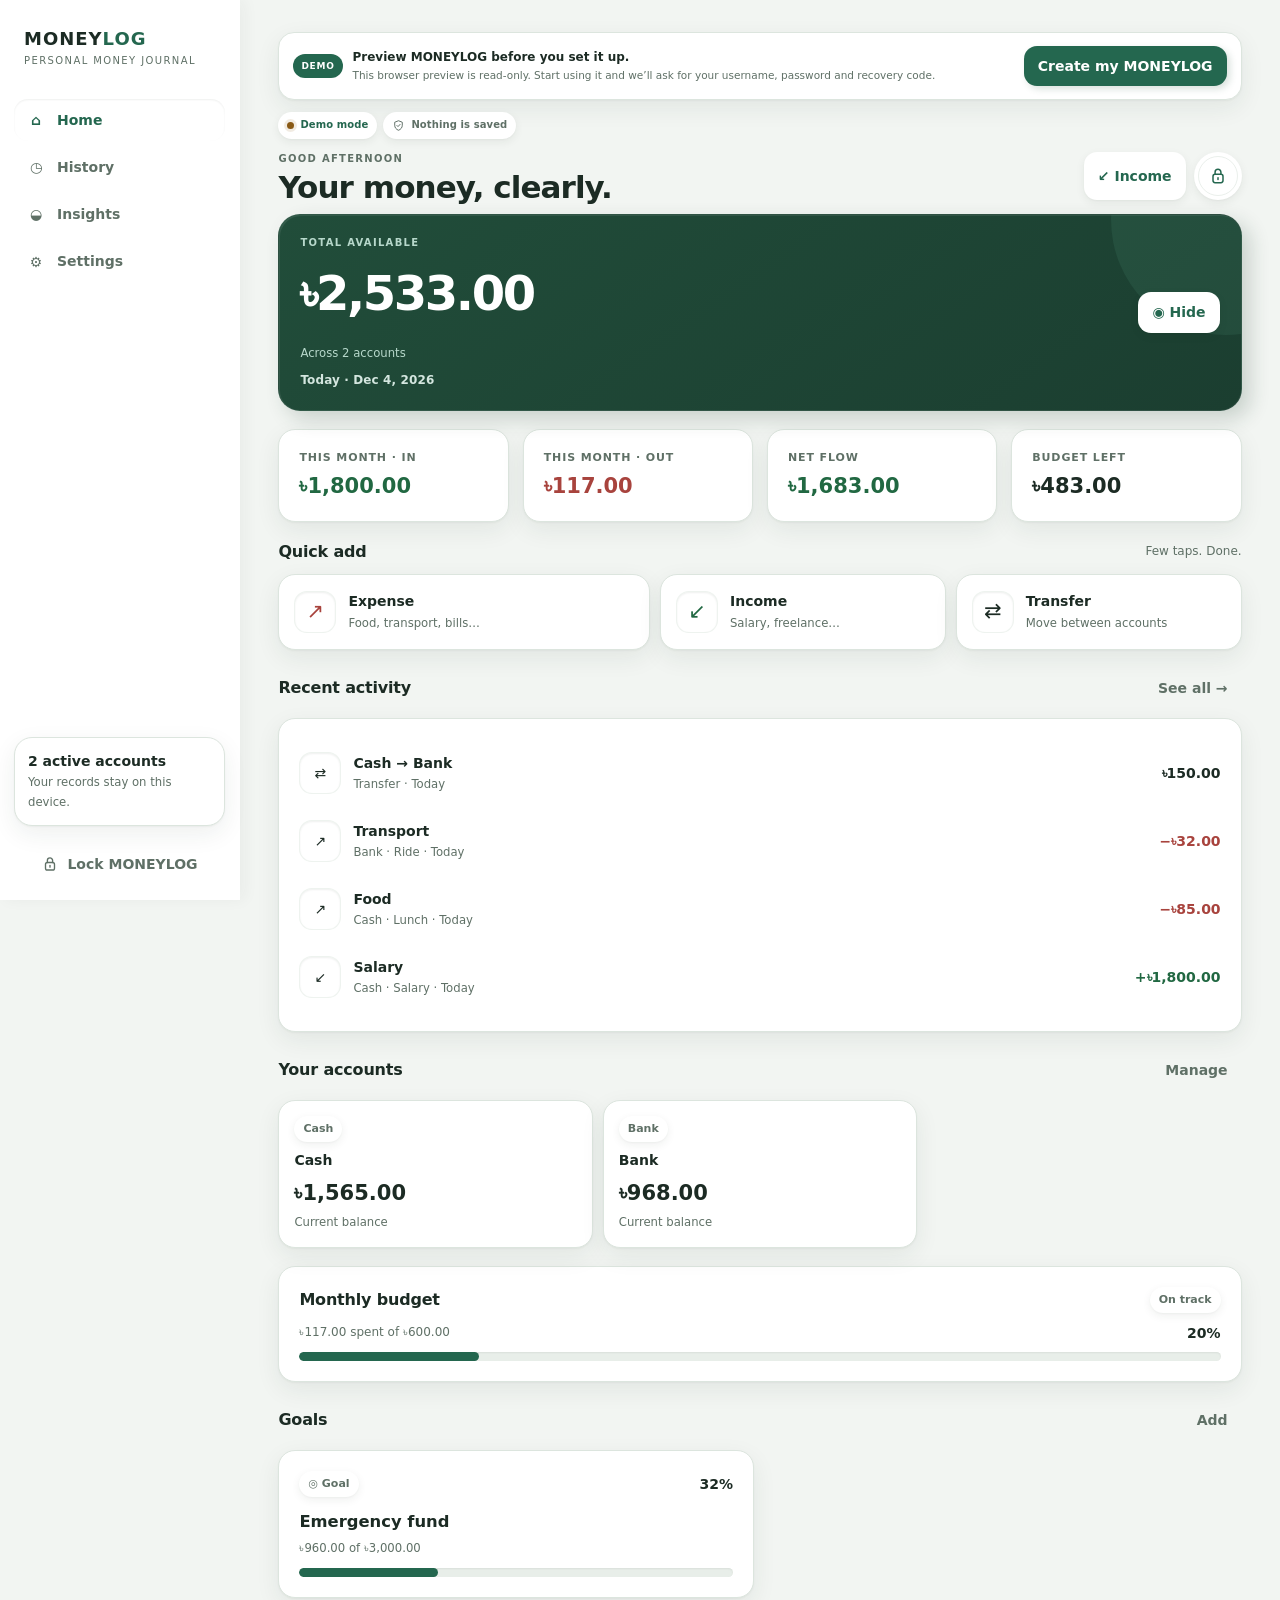
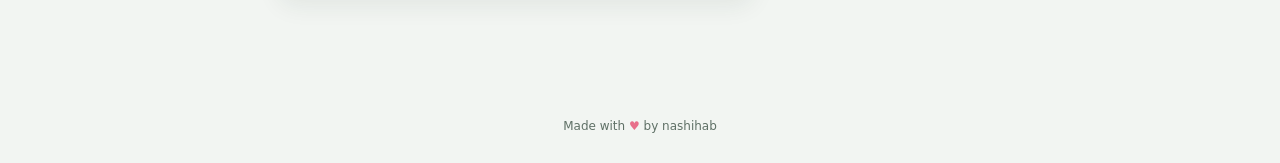
<file: index.html>
<!doctype html>
<html lang="en">
<head>
  <meta charset="utf-8">
  <meta name="viewport" content="width=device-width,initial-scale=1,viewport-fit=cover">
  <meta name="theme-color" content="#24674f">
  <meta name="color-scheme" content="light dark">
  <meta name="referrer" content="no-referrer">
  <meta http-equiv="Permissions-Policy" content="camera=(), microphone=(), geolocation=(), payment=(), usb=()">
  <meta http-equiv="Content-Security-Policy" content="default-src 'self'; script-src 'self'; style-src 'self' 'unsafe-inline'; img-src 'self' data: blob:; font-src 'self' data:; connect-src 'self'; manifest-src 'self'; worker-src 'self'; object-src 'none'; base-uri 'self'; form-action 'self'">
  <meta name="description" content="MONEYLOG - Your money. Your record. Your control.">
  <link rel="manifest" href="manifest.json">
  <link rel="icon" href="assets/icon.svg">
  <link rel="stylesheet" href="assets/styles.css">
  <title>MONEYLOG - Personal Money Journal</title>
</head>
<body class="moneylog-body">
  <div id="app"></div>
  <div id="toast" class="toast" aria-live="polite"></div>
  <div id="modal-root"></div>
  <script src="assets/app.js"></script>
</body>
</html>
</file>
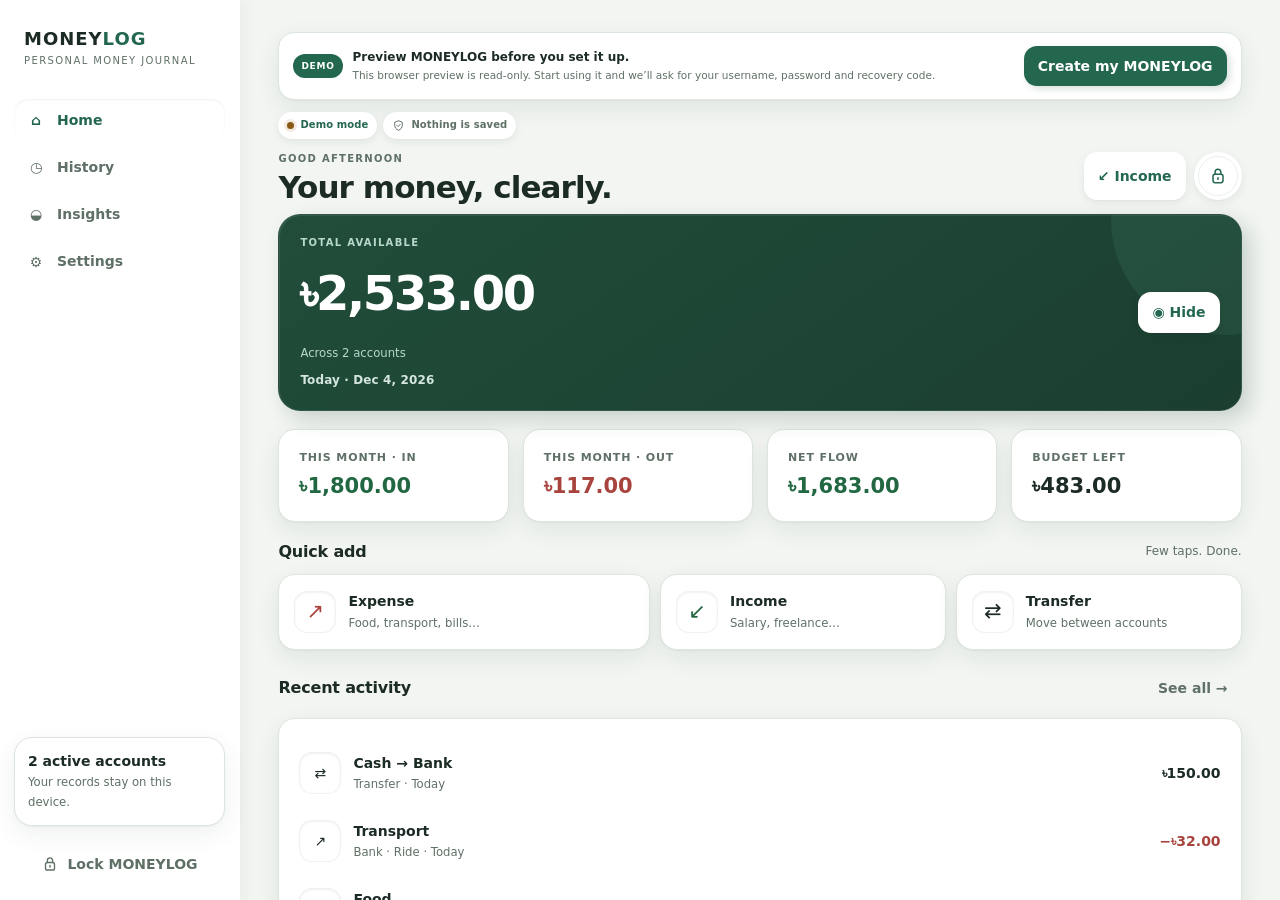
<file: demo.html>
<!doctype html>
<html lang="en">
<head>
  <meta charset="utf-8">
  <meta name="viewport" content="width=device-width,initial-scale=1,viewport-fit=cover">
  <meta http-equiv="refresh" content="0;url=./?demo=1">
  <meta name="referrer" content="no-referrer">
  <meta http-equiv="Permissions-Policy" content="camera=(), microphone=(), geolocation=(), payment=(), usb=()">
  <meta http-equiv="Content-Security-Policy" content="default-src 'self'; script-src 'self'; object-src 'none'; base-uri 'self'; form-action 'self'">
  <title>MONEYLOG Demo</title>
</head>
<body>Opening MONEYLOG demo…</body>
</html>
</file>
<file: assets/styles.css>
:root{
  --bg:#f4f6f2;--surface:#fff;--surface-2:#eef3ef;--surface-3:#e5ece7;
  --ink:#13201c;--muted:#6f7d76;--line:#dfe7e1;--brand:#155c47;--brand-2:#0d211b;
  --brand-soft:#dff0e8;--income:#16724e;--income-soft:#e0f3e9;--expense:#bf5d4f;--expense-soft:#fbe8e4;
  --warning:#aa6b18;--shadow:0 18px 50px rgba(13,33,27,.08);--radius:18px;--glass-bg:rgba(255,255,255,.68);--glass-border:rgba(255,255,255,.62);--focus:rgba(21,92,71,.16)
}
[data-theme="dark"]{
  --bg:#0d1411;--surface:#141d19;--surface-2:#1b2822;--surface-3:#24342c;
  --ink:#edf5f0;--muted:#9aa9a1;--line:#2b3a33;--brand:#53b18b;--brand-2:#09120f;
  --brand-soft:#1b3b2f;--income:#55c18f;--income-soft:#163b2b;--expense:#ef7e70;--expense-soft:#472522;
  --warning:#efb15d;--shadow:0 20px 55px rgba(0,0,0,.34);--glass-bg:rgba(22,31,27,.78);--glass-border:rgba(173,208,193,.13);--focus:rgba(83,177,139,.22)
}
*{box-sizing:border-box}
html{scroll-behavior:smooth} [data-theme="light"]{color-scheme:light} [data-theme="dark"]{color-scheme:dark}
body{margin:0;background:radial-gradient(circle at 12% 0%,color-mix(in srgb,var(--brand-soft) 55%,transparent),transparent 28%),radial-gradient(circle at 90% 12%,color-mix(in srgb,var(--brand-soft) 30%,transparent),transparent 24%),var(--bg);color:var(--ink);color-scheme:light;font:14px/1.45 Inter,ui-sans-serif,system-ui,-apple-system,BlinkMacSystemFont,"Segoe UI",sans-serif;min-height:100dvh}
button,input,select,textarea{font:inherit;color:var(--ink)}button{cursor:pointer}input::placeholder,textarea::placeholder{color:var(--muted);opacity:1}option{background:var(--surface);color:var(--ink)}code{color:var(--brand)}
button:disabled{cursor:not-allowed;opacity:.55}
.app-shell{min-height:100dvh;display:grid;grid-template-columns:240px minmax(0,1fr)}
.sidebar{position:sticky;top:0;height:100dvh;padding:22px 14px 16px;border-right:1px solid var(--line);background:color-mix(in srgb,var(--surface) 88%,transparent);backdrop-filter:blur(18px);-webkit-backdrop-filter:blur(18px);display:flex;flex-direction:column;gap:18px}
.brand{padding:4px 10px 12px}.brand-name{font-size:18px;font-weight:900;letter-spacing:.04em}.brand-name span{color:var(--brand)}.brand-tag{color:var(--muted);font-size:10px;letter-spacing:.16em;margin-top:2px}
.nav{display:grid;gap:5px}.nav button,.mobile-nav button{border:0;background:none;color:var(--muted);border-radius:14px;padding:11px 12px;display:flex;align-items:center;gap:11px;text-align:left;font-weight:700}.nav button.active,.nav button:hover,.mobile-nav button.active{background:var(--surface-2);color:var(--brand)}
.nav-ico{width:20px;height:20px;display:grid;place-items:center}.sidebar-spacer{flex:1}.side-card{border:1px solid var(--line);border-radius:18px;padding:13px;background:var(--surface-2)}.side-card strong{display:block}.side-card small{color:var(--muted)}
.main{min-width:0;padding:30px clamp(18px,3vw,44px) 120px}.content{max-width:1020px;margin:0 auto}
.topbar{display:flex;align-items:flex-start;justify-content:space-between;gap:18px;margin-bottom:22px;min-width:0}.top-lock{border:1px solid var(--line);background:var(--glass-bg);backdrop-filter:blur(14px);-webkit-backdrop-filter:blur(14px);color:var(--muted)}.top-lock:hover{color:var(--brand);border-color:color-mix(in srgb,var(--brand) 24%,var(--line))}.kicker{font-size:10px;letter-spacing:.13em;color:var(--muted);font-weight:850}.page-title{font-size:clamp(25px,3vw,31px);line-height:1.06;margin:5px 0 0;letter-spacing:-.03em}.top-actions{display:flex;gap:8px;flex-wrap:wrap;justify-content:flex-end}
.btn{border:0;border-radius:13px;padding:9px 13px;font-weight:800;display:inline-flex;align-items:center;justify-content:center;gap:8px}.btn-primary{background:var(--brand);color:#fff}.btn-soft{background:var(--brand-soft);color:var(--brand)}.btn-ghost{background:transparent;color:var(--muted)}.btn-danger{background:var(--expense-soft);color:var(--expense)}.btn-icon{width:42px;height:42px;padding:0}
.grid{display:grid;gap:14px}.grid-2{grid-template-columns:repeat(2,minmax(0,1fr))}.grid-3{grid-template-columns:repeat(3,minmax(0,1fr))}.grid-4{grid-template-columns:repeat(4,minmax(0,1fr))}
.card,.account-card,.quick,.table-wrap,.modal,.auth-card{border:1px solid color-mix(in srgb,var(--glass-border) 75%,var(--line));background:var(--glass-bg);backdrop-filter:blur(18px);-webkit-backdrop-filter:blur(18px);box-shadow:0 12px 35px rgba(0,0,0,.04),inset 0 1px 0 rgba(255,255,255,.04);border-radius:var(--radius);padding:18px}.account-card,.quick{padding:14px}.card-title{font-size:14px;font-weight:850}.muted{color:var(--muted)}.mini{font-size:12px;color:var(--muted)}
.hero{background:linear-gradient(145deg,color-mix(in srgb,var(--brand-2) 92%,transparent),#173c30 72%,#1c4a3a);backdrop-filter:blur(18px);-webkit-backdrop-filter:blur(18px);color:#fff;border-radius:22px;padding:21px;position:relative;overflow:hidden;box-shadow:var(--shadow)}.hero:after{content:"";position:absolute;width:230px;height:230px;border-radius:50%;right:-100px;top:-110px;background:rgba(120,220,180,.1);filter:blur(2px)}.hero .label{color:#b7d8cb}.hero-amount{font-size:clamp(32px,5vw,48px);font-weight:900;letter-spacing:-.05em;margin:8px 0 14px}.hero-row{display:flex;align-items:center;justify-content:space-between;gap:12px;position:relative;z-index:1}
.stat{padding:15px 16px}.stat .label{font-size:11px;color:var(--muted);font-weight:800;letter-spacing:.08em}.stat strong{display:block;font-size:21px;margin-top:5px}.income{color:var(--income)}.expense{color:var(--expense)}
.quick-grid{display:grid;grid-template-columns:1.3fr 1fr 1fr;gap:10px}.quick{min-height:76px;border:1px solid var(--line);border-radius:18px;background:var(--surface);padding:14px;text-align:left;display:flex;align-items:center;gap:12px}.quick:hover{transform:translateY(-1px);box-shadow:var(--shadow)}.quick .qicon{width:42px;height:42px;border-radius:13px;display:grid;place-items:center;font-size:21px;background:var(--surface-2)}.quick strong{display:block}.quick small{color:var(--muted)}
.section{margin-top:18px}.section-head{display:flex;align-items:center;justify-content:space-between;gap:10px;margin-bottom:10px}.section-head h2{font-size:16px;margin:0}.list{display:grid}.row{display:flex;align-items:center;gap:12px}.list-row{display:flex;align-items:center;gap:12px;padding:13px 0;border-bottom:1px solid var(--line)}.list-row:last-child{border-bottom:0}.avatar{width:42px;height:42px;border-radius:13px;display:grid;place-items:center;background:var(--surface-2);flex:none}.grow{flex:1;min-width:0}.grow strong,.truncate{white-space:nowrap;overflow:hidden;text-overflow:ellipsis}.grow strong{display:block}.account-meta{display:flex;align-items:center;gap:8px;margin-top:3px;flex-wrap:wrap}.account-meta small{margin:0}.list-row small{color:var(--muted)}.money{font-weight:850;text-align:right;white-space:nowrap}.money.positive{color:var(--income)}.money.negative{color:var(--expense)}
.empty{padding:24px 14px;text-align:center;color:var(--muted);border:1px dashed var(--line);border-radius:16px}.empty strong{display:block;color:var(--ink);margin-bottom:4px}
.accounts-grid{display:grid;grid-template-columns:repeat(3,minmax(0,1fr));gap:10px}.account-card{padding:14px;border:1px solid var(--line);border-radius:17px;background:var(--surface)}.account-card strong{display:block;margin-top:12px;line-height:1.2}.account-card .account-type{display:block;margin-top:3px;color:var(--muted);font-size:12px}.account-card .pill{margin-bottom:2px}.account-card .amount{font-size:21px;font-weight:900;margin:9px 0 3px}.pill{display:inline-flex;align-items:center;gap:6px;border-radius:999px;padding:5px 9px;font-size:11px;font-weight:800;background:var(--surface-2);color:var(--muted)}
.progress{height:9px;border-radius:999px;background:var(--surface-3);overflow:hidden}.progress span{display:block;height:100%;border-radius:inherit;background:var(--brand)}.goal-grid{display:grid;grid-template-columns:repeat(2,minmax(0,1fr));gap:12px}
.filters{display:grid;grid-template-columns:2fr repeat(4,minmax(120px,1fr));gap:8px}.input,.select,.textarea{width:100%;border:1px solid var(--line);background:color-mix(in srgb,var(--surface) 78%,transparent);color:var(--ink);border-radius:12px;padding:11px 12px;outline:none}.input:focus,.select:focus,.textarea:focus{border-color:var(--brand);box-shadow:0 0 0 3px color-mix(in srgb,var(--brand) 12%,transparent)}
.table-wrap{overflow:auto;border:1px solid var(--line);border-radius:20px;background:var(--surface)}table{width:100%;border-collapse:collapse;min-width:680px}th,td{text-align:left;padding:12px 14px;border-bottom:1px solid var(--line);white-space:nowrap}th{font-size:11px;text-transform:uppercase;letter-spacing:.08em;color:var(--muted);background:var(--surface-2)}tbody tr:hover{background:var(--surface-2)}td:last-child,th:last-child{text-align:right}
.chart{display:grid;gap:12px}.bar-item{display:grid;grid-template-columns:100px 1fr 80px;gap:9px;align-items:center}.bar-track{height:10px;border-radius:99px;background:var(--surface-3);overflow:hidden}.bar-track span{display:block;height:100%;border-radius:inherit;background:var(--brand)}
.setting-list{display:grid;gap:8px}.setting{display:flex;align-items:center;justify-content:space-between;gap:14px;padding:14px 0;border-bottom:1px solid var(--line)}.setting:last-child{border:0}.setting-title{font-weight:800}.setting-desc{font-size:12px;color:var(--muted);margin-top:2px}.switch{position:relative;width:46px;height:28px;flex:none}.switch input{opacity:0;width:0;height:0}.slider{position:absolute;inset:0;border-radius:99px;background:var(--surface-3);transition:.18s}.slider:before{content:"";position:absolute;width:22px;height:22px;border-radius:50%;left:3px;top:3px;background:#fff;box-shadow:0 2px 8px rgba(0,0,0,.18);transition:.18s}.switch input:checked+.slider{background:var(--brand)}.switch input:checked+.slider:before{transform:translateX(18px)}
.mobile-nav{display:none;position:fixed;z-index:20;bottom:0;left:0;right:0;padding:7px 8px calc(7px + env(safe-area-inset-bottom));background:color-mix(in srgb,var(--surface) 88%,transparent);backdrop-filter:blur(20px) saturate(140%);-webkit-backdrop-filter:blur(20px) saturate(140%);border-top:1px solid color-mix(in srgb,var(--line) 82%,transparent);box-shadow:0 -8px 24px rgba(13,33,27,.07);justify-content:space-around;gap:2px}.mobile-nav button{display:grid;justify-items:center;align-content:center;gap:3px;font-size:11px;line-height:1;padding:7px 4px;min-width:58px;flex:1;max-width:88px;font-weight:750;color:var(--muted);border:1px solid transparent;background:transparent;border-radius:13px}.mobile-nav .nav-ico{width:30px;height:30px;font-size:24px;line-height:1;display:grid;place-items:center}.mobile-nav button span:not(.nav-ico){font-size:10.5px;line-height:1.1}.mobile-nav button.active{color:var(--brand);background:color-mix(in srgb,var(--brand-soft) 58%,transparent)}.mobile-nav .nav-add{transform:none;filter:none;color:var(--brand)}.nav-add-icon{width:42px;height:42px;border-radius:13px;display:grid;place-items:center;background:var(--brand);border:0;color:#fff;font-size:23px;line-height:1;box-shadow:0 7px 16px rgba(21,92,71,.19)}.nav-add span:last-child{font-size:10.5px;color:var(--brand);margin-top:0}.modal-backdrop{position:fixed;inset:0;z-index:30;background:rgba(4,11,8,.58);display:grid;place-items:center;padding:18px;backdrop-filter:blur(8px);-webkit-backdrop-filter:blur(8px)}.modal{width:min(680px,100%);max-height:min(92dvh,900px);overflow:auto;background:var(--glass-bg);border:1px solid var(--line);border-radius:24px;box-shadow:0 35px 80px rgba(0,0,0,.28)}.modal.wide{width:min(920px,100%)}.modal-head{padding:18px 20px 13px;display:flex;align-items:flex-start;justify-content:space-between;gap:10px;border-bottom:1px solid var(--line);position:sticky;top:0;background:var(--surface);z-index:2}.modal-head h2{margin:0;font-size:18px}.modal-body{padding:18px 20px 22px}.form-grid{display:grid;gap:12px}.form-grid.two{grid-template-columns:repeat(2,minmax(0,1fr))}.field{display:grid;gap:6px}.field label{font-size:12px;font-weight:800;color:var(--muted)}.field-help{font-size:11px;color:var(--muted)}.choice-row{display:flex;gap:7px;flex-wrap:wrap}.choice{border:1px solid var(--line);background:var(--surface);color:var(--muted);padding:10px 12px;border-radius:12px;font-weight:750}.choice.active{border-color:var(--brand);background:var(--brand-soft);color:var(--brand)}.modal-actions{display:flex;justify-content:flex-end;gap:8px;margin-top:18px;flex-wrap:wrap}
.auth{height:var(--moneylog-vh,100dvh);min-height:100svh;display:flex;justify-content:center;align-items:flex-start;padding:clamp(18px,5vh,44px) 20px calc(28px + env(safe-area-inset-bottom));background:radial-gradient(circle at 50% -10%,#1f5c46 0,#0d211b 33%,var(--bg) 70%);position:relative;overflow-x:hidden;overflow-y:auto;overscroll-behavior:contain;-webkit-overflow-scrolling:touch}.auth:before{content:'';position:absolute;width:420px;height:420px;border-radius:50%;background:rgba(82,177,139,.10);filter:blur(30px);top:-160px;right:-120px;pointer-events:none}.auth-card{width:min(460px,100%);position:relative;z-index:1;background:var(--glass-bg);border-radius:28px;border:1px solid var(--line);padding:28px;box-shadow:var(--shadow);margin:0 auto 24px}.auth-brand{text-align:center;margin-bottom:22px}.auth-brand .brand-name{font-size:29px}.auth-title{font-size:23px;letter-spacing:-.03em;margin:8px 0}.auth-copy{color:var(--muted);margin:0 0 20px}.password-wrap{position:relative}.password-wrap .input{padding-right:50px}.reveal{position:absolute;right:7px;top:7px;width:38px;height:38px;border-radius:10px;border:0;background:transparent;color:var(--muted)}
.lock-overlay{min-height:100dvh;display:grid;place-items:center;padding:20px;background:var(--bg)}
.update-banner{display:flex;align-items:center;justify-content:space-between;gap:14px;background:var(--brand-soft);border:1px solid color-mix(in srgb,var(--brand) 20%,var(--line));border-radius:18px;padding:13px 15px;margin-bottom:14px}.update-banner strong{display:block}.update-banner small{color:var(--muted)}
.toast{position:fixed;left:50%;bottom:22px;z-index:80;transform:translate(-50%,20px);background:var(--brand-2);color:#fff;padding:11px 14px;border-radius:12px;opacity:0;pointer-events:none;transition:.22s;max-width:min(420px,90vw);text-align:center}.toast.show{opacity:1;transform:translate(-50%,0)}
.install-hint{padding:10px 12px;border:1px solid var(--line);border-radius:13px;background:var(--surface-2);color:var(--muted);font-size:12px}.hidden{display:none!important}
@media(max-width:900px){.app-shell{display:block}.sidebar{display:none}.mobile-nav{display:flex}.main{padding-bottom:118px}.grid-4{grid-template-columns:repeat(2,minmax(0,1fr))}.accounts-grid{grid-template-columns:repeat(2,minmax(0,1fr))}.filters{grid-template-columns:1fr 1fr}.filters .search{grid-column:1/-1}.quick-grid{grid-template-columns:1fr 1fr}.quick:first-child{grid-column:1/-1}}
@media(max-width:620px){.main{padding:16px 14px 104px}.topbar{align-items:center}.top-actions .optional{display:none}.grid-2,.grid-3,.goal-grid,.form-grid.two{grid-template-columns:1fr}.grid-4{grid-template-columns:1fr 1fr}.hero{padding:20px;border-radius:23px}.hero-amount{font-size:36px}.accounts-grid{grid-template-columns:1fr 1fr}.bar-item{grid-template-columns:82px 1fr 62px}.modal-backdrop{padding:0;align-items:end}.modal{max-height:94dvh;border-radius:24px 24px 0 0}.modal-head{position:sticky}.fab{right:17px;bottom:96px;width:56px;height:56px}.filters{grid-template-columns:1fr}.filters .search{grid-column:auto}.page-title{font-size:25px}.top-actions{gap:5px}.btn{padding:9px 11px}.hero-row{align-items:flex-start}.hero-row .btn{flex:none}}
@media(max-width:380px){.accounts-grid{grid-template-columns:1fr}.quick-grid{grid-template-columns:1fr}.quick:first-child{grid-column:auto}}
@media(prefers-reduced-motion:reduce){*{scroll-behavior:auto!important;transition:none!important;animation:none!important}}

.auth-footer{margin-top:18px;text-align:center;color:var(--muted);font-size:12px}.auth-footer span,.app-footer span{color:#e86f8a}.app-footer{max-width:1020px;margin:0 auto;padding:0 18px 28px;text-align:center;color:var(--muted);font-size:12px}.install-choice-grid{display:grid;grid-template-columns:1fr 1fr;gap:12px;margin-top:16px}.install-option{display:flex;align-items:center;gap:12px;text-align:left;padding:15px;border:1px solid var(--line);background:var(--surface);color:var(--ink);border-radius:18px}.install-option:hover{border-color:var(--brand);transform:translateY(-1px)}.install-option-icon{width:42px;height:42px;border-radius:14px;background:var(--brand-soft);color:var(--brand);display:grid;place-items:center;font-size:22px;flex:none}.install-option strong,.install-option small{display:block}.install-option small{color:var(--muted);margin-top:2px}.web-warning{margin-top:14px;padding:12px 13px;border-radius:15px;background:color-mix(in srgb,var(--warning) 12%,var(--surface));border:1px solid color-mix(in srgb,var(--warning) 28%,var(--line));color:var(--ink);font-size:12px}.glass{background:var(--glass-bg)!important;backdrop-filter:blur(18px);-webkit-backdrop-filter:blur(18px)}
@media(max-width:620px){.install-choice-grid{grid-template-columns:1fr}.app-footer{padding-bottom:20px}}

.hero-date{margin-top:9px;font-size:12px;color:#d4e6df;font-weight:800;letter-spacing:.01em}.install-option-primary{border-color:color-mix(in srgb,var(--brand) 35%,var(--line));background:linear-gradient(145deg,var(--brand-soft),var(--surface));box-shadow:0 10px 25px rgba(21,92,71,.10)}.install-option-primary .install-option-icon{background:var(--brand);color:#fff}.install-guide{display:grid;gap:10px;margin-top:14px}.guide-step{padding:13px 14px;border:1px solid var(--line);border-radius:15px;background:var(--surface-2)}.guide-step strong{display:block;margin-bottom:3px}.guide-step span{color:var(--muted);font-size:12px}.about-summary{display:grid;grid-template-columns:repeat(3,minmax(0,1fr));gap:10px;margin:14px 0}.about-summary>div{padding:12px 13px;border:1px solid var(--line);border-radius:15px;background:var(--surface-2)}.about-summary strong{display:block}.about-summary small{display:block;color:var(--muted);margin-top:4px}.developer-footer{display:flex;align-items:center;justify-content:space-between;gap:12px;padding-top:14px;border-top:1px solid var(--line)}.developer-footer strong{display:block}.developer-footer small{display:block;color:var(--muted);margin-top:2px}.heart{color:#e86f8a}.developer-footer a{text-decoration:none;color:#fff}@media(max-width:700px){.about-summary{grid-template-columns:1fr}.developer-footer{align-items:flex-start;flex-direction:column}.developer-footer .btn{width:100%}}

[data-theme=dark] .input,[data-theme=dark] .select,[data-theme=dark] .textarea{background:#111a16;color:#f1f7f3;border-color:#34463d}
[data-theme=dark] .select option{background:#111a16;color:#f1f7f3}
[data-theme=dark] .card,[data-theme=dark] .account-card,[data-theme=dark] .quick,[data-theme=dark] .modal,[data-theme=dark] .auth-card{box-shadow:0 18px 45px rgba(0,0,0,.28),inset 0 1px 0 rgba(214,241,228,.025)}
[data-theme=dark] .install-option{background:#16221d;color:#f1f7f3;border-color:#32443b}
[data-theme=dark] .install-option small,[data-theme=dark] .web-warning{color:#b8c9c0}
[data-theme=dark] .guide-step{background:#17231e}
.installed-status{padding:10px 12px;border-radius:13px;background:var(--brand-soft);color:var(--brand);font-size:12px;font-weight:750}
.install-choice-grid .install-option{min-height:96px;cursor:pointer;transition:transform .16s ease,box-shadow .16s ease,border-color .16s ease}
.install-choice-grid .install-option:hover{box-shadow:0 12px 26px rgba(13,33,27,.10)}
@media(max-width:620px){.mobile-nav button{min-width:0;padding:6px 3px}.mobile-nav .nav-ico{width:30px;height:30px;font-size:24px}.nav-add-icon{width:42px;height:42px}}

.recommended-badge{display:inline-block;font-style:normal;font-size:10px;letter-spacing:.03em;text-transform:uppercase;margin-left:6px;padding:3px 6px;border-radius:999px;background:var(--brand);color:#fff;vertical-align:1px}.install-option-primary strong{color:var(--ink)}

/* 2.1.3 interaction and mobile polish */
[data-theme=dark] body{color-scheme:dark;background:radial-gradient(circle at 12% 0%,rgba(58,126,98,.13),transparent 28%),radial-gradient(circle at 92% 8%,rgba(46,103,82,.10),transparent 24%),#0c1310}
[data-theme=dark] .mobile-nav{box-shadow:0 -14px 38px rgba(0,0,0,.34);border-top-color:rgba(180,210,197,.11)}
[data-theme=dark] .nav-add-icon{border-color:#0c1310;box-shadow:0 14px 28px rgba(0,0,0,.34)}
[data-theme=dark] .hero{box-shadow:0 24px 60px rgba(0,0,0,.34)}
[data-theme=dark] .top-lock{background:rgba(19,29,24,.82);color:#a9b9b1}
@media(max-width:620px){.top-actions{align-items:center}.top-lock{width:42px!important;height:42px!important}.mobile-nav{padding-left:6px;padding-right:6px}.mobile-nav button{min-width:58px;padding:6px 4px}.mobile-nav .nav-ico{width:36px;height:36px;font-size:30px}.mobile-nav .nav-add{min-width:0}.page-title{max-width:60vw}.top-actions .optional{display:none}}

.top-lock{font-size:17px}.top-lock[aria-label]{line-height:1}
[data-theme=dark] .top-lock{background:rgba(17,27,22,.85);border-color:rgba(180,210,197,.14);color:#d2ded8}
[data-theme=dark] .nav-add-icon{background:#4cab84;box-shadow:0 8px 18px rgba(0,0,0,.28)}

/* 2.2.0 clean utility + protection pass */
.icon-svg{width:18px;height:18px;display:block;flex:none}
.top-lock{position:relative;width:48px!important;height:48px!important;padding:0!important;border:0!important;border-radius:50%!important;background:color-mix(in srgb,var(--glass-bg) 86%,transparent)!important;box-shadow:0 10px 24px rgba(13,33,27,.08),inset 0 1px 0 rgba(255,255,255,.72);display:grid!important;place-items:center;transition:transform .18s ease,box-shadow .18s ease,border-color .18s ease;color:var(--brand)!important}
.top-lock:before{content:"";position:absolute;inset:2px;border-radius:50%;border:1px solid color-mix(in srgb,var(--brand) 20%,var(--line));pointer-events:none}
.top-lock:after{content:"Lock";position:absolute;right:calc(100% + 9px);top:50%;transform:translateY(-50%) translateX(4px);opacity:0;pointer-events:none;background:var(--brand-2);color:#fff;border-radius:9px;padding:5px 7px;font-size:10px;font-weight:800;letter-spacing:.02em;box-shadow:0 8px 20px rgba(0,0,0,.14);transition:opacity .16s ease,transform .16s ease}
.top-lock:hover,.top-lock:focus-visible{transform:translateY(-1px);box-shadow:0 14px 28px rgba(13,33,27,.13),inset 0 1px 0 rgba(255,255,255,.78)}
.top-lock:hover:after,.top-lock:focus-visible:after{opacity:1;transform:translateY(-50%) translateX(0)}
.top-lock-circle{width:24px;height:24px;display:grid;place-items:center}
.top-lock-circle .icon-svg{width:19px;height:19px}
.quality-strip{display:flex;align-items:center;gap:7px;flex-wrap:wrap;margin:0 0 13px}
.quality-chip{display:inline-flex;align-items:center;gap:6px;border:1px solid var(--line);background:color-mix(in srgb,var(--glass-bg) 85%,transparent);backdrop-filter:blur(12px);-webkit-backdrop-filter:blur(12px);color:var(--muted);border-radius:999px;padding:5px 8px;font-size:10px;font-weight:800;letter-spacing:.01em}
.quality-chip.is-online{color:var(--brand)}
.quality-chip i,.status-dot{width:7px;height:7px;border-radius:50%;background:var(--warning);box-shadow:0 0 0 3px color-mix(in srgb,var(--warning) 12%,transparent);display:inline-block}
.quality-chip.is-online i,.status-dot.good{background:var(--income);box-shadow:0 0 0 3px color-mix(in srgb,var(--income) 12%,transparent)}
.quality-icon{display:grid;place-items:center}.quality-icon .icon-svg{width:13px;height:13px}
.quality-installed{color:var(--brand);border-color:color-mix(in srgb,var(--brand) 18%,var(--line))}
.data-shield-card{overflow:hidden;position:relative}
.data-shield-card:after{content:"";position:absolute;width:170px;height:170px;border-radius:50%;right:-85px;top:-80px;background:color-mix(in srgb,var(--brand-soft) 60%,transparent);filter:blur(2px);pointer-events:none}
.shield-grid{display:grid;grid-template-columns:minmax(0,1fr) auto;gap:18px;align-items:center}
.shield-grid p{margin:6px 0 10px;font-size:12px;max-width:680px}
.shield-status{display:flex;align-items:center;gap:8px;font-size:12px;font-weight:750;color:var(--muted)}
.shield-actions{display:flex;gap:7px;flex-wrap:wrap;justify-content:flex-end;position:relative;z-index:1}
.shield-actions .btn{white-space:nowrap}
.update-banner{box-shadow:0 8px 22px rgba(21,92,71,.07);padding:12px 13px;border-radius:16px}
.update-banner small{display:block;margin-top:2px}
.update-lead{margin:0 0 14px}.update-notes{display:grid;gap:8px}.update-notes>div{display:flex;gap:9px;align-items:flex-start;padding:10px 11px;border:1px solid var(--line);border-radius:12px;background:var(--surface-2);font-size:12px}.update-notes>div>span{color:var(--brand);font-weight:900;line-height:1.2}.update-progress{display:grid;justify-items:center;text-align:center;gap:9px;padding:12px 5px 5px}.update-progress>span{max-width:430px;color:var(--muted);font-size:12px}.update-spinner{width:34px;height:34px;border-radius:50%;border:3px solid color-mix(in srgb,var(--brand) 16%,var(--line));border-top-color:var(--brand);animation:spin .85s linear infinite}.update-steps{display:flex;align-items:center;justify-content:center;gap:7px;margin-top:8px}.update-steps span{padding:4px 7px;border-radius:999px;background:var(--surface-2);color:var(--muted);font-size:10px;font-weight:800}.update-steps span.active{background:var(--brand-soft);color:var(--brand)}
@keyframes spin{to{transform:rotate(360deg)}}
[data-theme=dark] .top-lock{box-shadow:0 10px 24px rgba(0,0,0,.28),inset 0 1px 0 rgba(215,242,231,.05)}
[data-theme=dark] .top-lock:before{border-color:rgba(172,212,194,.16)}
[data-theme=dark] .quality-chip{background:rgba(18,28,23,.78);border-color:rgba(180,210,197,.12)}
[data-theme=dark] .top-lock:after{background:#f0f6f2;color:#12201b}
[data-theme=dark] .data-shield-card:after{background:rgba(83,177,139,.12)}
[data-theme=dark] .update-notes>div{background:#17231e}
@media(max-width:700px){.shield-grid{grid-template-columns:1fr;gap:12px}.shield-actions{justify-content:flex-start}.quality-strip{margin-bottom:11px}.top-lock:after{display:none}}
@media(max-width:520px){.quality-chip{font-size:9.5px;padding:5px 7px}.top-lock{width:44px!important;height:44px!important}.top-lock-circle{width:22px;height:22px}.top-lock-circle .icon-svg{width:18px;height:18px}.update-banner{align-items:flex-start}.update-banner .btn{flex:none}.update-notes>div{font-size:11.5px}}

.nav-add-icon{width:36px;height:36px;border-radius:12px}
.shield-prompt{padding:11px 12px;border:1px solid var(--line);background:var(--surface-2);border-radius:14px;margin:13px 0}.shield-prompt>div{display:flex;align-items:center;gap:10px}.shield-prompt-icon{width:34px;height:34px;border-radius:11px;display:grid;place-items:center;background:var(--brand-soft);color:var(--brand);flex:none}.shield-prompt-icon .icon-svg{width:16px;height:16px}.shield-prompt strong,.shield-prompt small{display:block}.shield-prompt small{color:var(--muted);font-size:11px;margin-top:2px}

/* onboarding and safety controls */
.auth-access{margin-top:16px;padding:12px;border:1px solid var(--line);border-radius:17px;background:color-mix(in srgb,var(--glass-bg) 76%,transparent)}
.auth-access-head{display:flex;align-items:center;justify-content:space-between;gap:10px;margin-bottom:9px}
.auth-access-grid{display:grid;grid-template-columns:1fr 1fr;gap:8px}
.auth-access-option{display:flex;align-items:center;gap:9px;text-align:left;padding:10px;border:1px solid var(--line);background:var(--surface);color:var(--ink);border-radius:13px;cursor:pointer;transition:border-color .16s ease,transform .16s ease,box-shadow .16s ease}
.auth-access-option:hover,.auth-access-option:focus-visible{border-color:color-mix(in srgb,var(--brand) 35%,var(--line));transform:translateY(-1px);box-shadow:0 8px 18px rgba(13,33,27,.07);outline:none}
.auth-access-option.is-active{border-color:color-mix(in srgb,var(--brand) 35%,var(--line));background:var(--brand-soft)}
.auth-access-icon{width:32px;height:32px;border-radius:10px;display:grid;place-items:center;background:var(--brand-soft);color:var(--brand);font-size:18px;flex:none}
.auth-access-option strong,.auth-access-option small{display:block}.auth-access-option strong{font-size:12px}.auth-access-option small{margin-top:2px;color:var(--muted);font-size:10.5px}
.quality-risk{color:var(--warning);border-color:color-mix(in srgb,var(--warning) 24%,var(--line));background:color-mix(in srgb,var(--warning) 6%,var(--glass-bg))}
.quality-safe{color:var(--brand);border-color:color-mix(in srgb,var(--brand) 18%,var(--line))}
.safety-checks{display:grid;grid-template-columns:repeat(3,minmax(0,1fr));gap:7px;margin-top:11px}
.safety-check{display:flex;align-items:center;gap:6px;padding:7px 8px;border:1px solid var(--line);border-radius:11px;background:var(--surface-2);font-size:10px;color:var(--muted);font-weight:750}
.safety-check strong{font-size:12px;color:var(--brand)}
@media(max-width:620px){.auth-access-grid{grid-template-columns:1fr}.auth-access-head{align-items:flex-start;flex-direction:column;gap:2px}.safety-checks{grid-template-columns:1fr}}
[data-theme=dark] .auth-access-option{background:#16221d;border-color:#32443b}
[data-theme=dark] .auth-access{background:rgba(18,28,23,.76)}


/* responsive layout hardening */
:root{--mobile-nav-space:78px}
body.modal-open{overflow:hidden}
.auth{overscroll-behavior:contain}
.auth-card{margin:24px auto}
.topbar{flex-wrap:wrap}
.topbar>div:first-child{min-width:0}
.top-actions{min-width:0}
.update-banner>div{min-width:0}
.update-banner small{display:-webkit-box;-webkit-box-orient:vertical;-webkit-line-clamp:2;overflow:hidden;word-break:break-word}
.mobile-nav{padding-bottom:calc(7px + env(safe-area-inset-bottom));padding-bottom:max(7px,calc(7px + env(safe-area-inset-bottom)))}
.toast{bottom:22px;max-width:min(420px,calc(100vw - 28px));}
@media(max-width:900px){
  .main{padding-bottom:calc(var(--mobile-nav-space) + 28px + env(safe-area-inset-bottom));}
}
@media(max-width:620px){
  .main{padding-bottom:calc(var(--mobile-nav-space) + 20px + env(safe-area-inset-bottom));}
  .topbar{align-items:flex-start;gap:10px;margin-bottom:16px}
  .topbar>div:first-child{width:100%}
  .page-title{max-width:none}
  .top-actions{width:100%;justify-content:flex-end;gap:6px}
  .top-actions .select{flex:1;min-width:0;max-width:calc(100% - 50px)}
  .top-lock{flex:none}
  .update-banner{grid-template-columns:1fr;gap:9px}
  .update-banner .btn{justify-self:start}
  .toast{bottom:calc(var(--mobile-nav-space) + 12px + env(safe-area-inset-bottom));}
}
@media(max-width:390px){
  .auth{padding:14px}
  .auth-card{padding:22px 18px;border-radius:22px;margin:0 auto 24px}
  .auth-title{font-size:21px}
  .auth-copy{font-size:13px}
  .auth-access{padding:10px}
  .auth-access-option{padding:9px}
  .auth-access-icon{width:30px;height:30px}
  .topbar{gap:8px}
  .top-actions .select{font-size:12px}
}
@media(max-width:340px){
  .mobile-nav{gap:0;padding-left:2px;padding-right:2px}
  .mobile-nav button{min-width:0;padding-left:2px;padding-right:2px}
  .mobile-nav .nav-ico{width:29px;height:29px;font-size:24px}
  .nav-add-icon{width:32px;height:32px;border-radius:10px;font-size:19px}
  .mobile-nav button span:not(.nav-ico),.nav-add span:last-child{font-size:9.5px}
  .auth-access-option small{font-size:10px}
}
@media(prefers-reduced-motion:reduce){.quick:hover,.install-option:hover,.auth-access-option:hover,.top-lock:hover{transform:none!important}}


/* MONEYLOG visual system */
:root{
  --shadow-soft:0 8px 28px rgba(13,33,27,.055);
  --shadow-float:0 14px 34px rgba(13,33,27,.095);
  --panel-border:color-mix(in srgb,var(--line) 82%,transparent);
}
body{background:radial-gradient(circle at 8% 0%,color-mix(in srgb,var(--brand-soft) 38%,transparent),transparent 25%),radial-gradient(circle at 96% 8%,color-mix(in srgb,var(--brand-soft) 20%,transparent),transparent 22%),var(--bg);}
.btn{white-space:nowrap;min-height:38px;padding:9px 13px;border:1px solid transparent;transition:transform .16s ease,box-shadow .16s ease,border-color .16s ease,background .16s ease}
.btn-primary{box-shadow:0 6px 18px color-mix(in srgb,var(--brand) 18%,transparent)}
.btn-primary:hover,.btn-soft:hover,.btn-ghost:hover,.btn-danger:hover{transform:translateY(-1px)}
.btn-soft{border-color:color-mix(in srgb,var(--brand) 11%,var(--line))}
.btn-ghost{border-color:transparent}
.card,.account-card,.quick,.table-wrap,.modal,.auth-card{box-shadow:var(--shadow-soft),inset 0 1px 0 rgba(255,255,255,.12);border-color:var(--panel-border)}
.section-head h2{letter-spacing:-.012em}
.quality-strip{gap:6px}
.quality-chip{box-shadow:0 2px 10px rgba(13,33,27,.035)}
.top-lock{width:48px!important;height:48px!important;padding:0!important;border-radius:50%!important;border:1px solid color-mix(in srgb,var(--brand) 18%,var(--line))!important;box-shadow:var(--shadow-float),inset 0 1px 0 rgba(255,255,255,.74)!important;position:relative;overflow:visible}
.top-lock:before{inset:3px}
.top-lock:after{content:'Lock';}
.top-lock-circle{width:30px;height:30px}
.top-lock-circle .icon-svg{width:20px;height:20px}
.update-banner{display:grid;grid-template-columns:minmax(0,1fr) auto;align-items:center;gap:14px;margin-bottom:15px;border:1px solid color-mix(in srgb,var(--brand) 16%,var(--line));background:linear-gradient(135deg,color-mix(in srgb,var(--brand-soft) 52%,var(--glass-bg)),var(--glass-bg));box-shadow:0 10px 28px rgba(21,92,71,.065)}
.update-banner strong{display:block;font-size:13px}
.update-kicker{display:block;font-size:9px;letter-spacing:.12em;color:var(--brand);font-weight:900;margin-bottom:2px}
.update-banner small{color:var(--muted);line-height:1.35}
.update-check-btn{min-width:96px}
.data-shield-card{padding:20px}
.shield-head{margin-bottom:16px}
.shield-heading{display:flex;align-items:center;gap:10px}
.shield-heading h2{margin:0}
.shield-heading-icon{width:34px;height:34px;border-radius:11px;display:grid;place-items:center;background:var(--brand-soft);color:var(--brand);box-shadow:inset 0 1px 0 rgba(255,255,255,.35)}
.shield-heading-icon .icon-svg{width:17px;height:17px}
.shield-badge{display:inline-flex;align-items:center;gap:6px;border:1px solid color-mix(in srgb,var(--warning) 24%,var(--line));background:color-mix(in srgb,var(--warning) 7%,var(--glass-bg));color:var(--warning);border-radius:999px;padding:5px 8px;font-size:10px;font-weight:850;white-space:nowrap}
.shield-badge.is-safe{color:var(--brand);border-color:color-mix(in srgb,var(--brand) 20%,var(--line));background:color-mix(in srgb,var(--brand-soft) 65%,var(--glass-bg))}
.shield-grid{display:grid;grid-template-columns:minmax(0,1fr) auto;align-items:end;gap:20px}
.shield-copy{min-width:0}
.shield-copy>strong{display:block;font-size:15px;letter-spacing:-.01em}
.shield-copy p{margin:5px 0 12px;max-width:720px;line-height:1.5}
.safety-checks{display:flex;align-items:center;gap:7px;flex-wrap:nowrap;overflow-x:auto;scrollbar-width:none;margin:0;padding:0 0 2px}
.safety-checks::-webkit-scrollbar{display:none}
.safety-check{display:inline-flex;align-items:center;gap:6px;flex:0 0 auto;white-space:nowrap;padding:7px 9px;border:1px solid var(--line);border-radius:10px;background:var(--surface-2);font-size:10px;color:var(--muted);font-weight:750}
.safety-check strong{font-size:10px;color:var(--brand);letter-spacing:.05em}
.shield-actions{display:flex;align-items:center;justify-content:flex-end;gap:7px;flex-wrap:wrap}
.shield-actions .btn{min-width:max-content}
.shield-status{display:flex;align-items:center;gap:7px;margin-top:13px;padding-top:12px;border-top:1px solid var(--line);font-size:11px;color:var(--muted);font-weight:700}
.update-progress{min-height:190px}
.update-steps span{min-width:58px;text-align:center}
.auth-card{box-shadow:0 30px 70px rgba(13,33,27,.16),inset 0 1px 0 rgba(255,255,255,.25)}
.auth-access{box-shadow:inset 0 1px 0 rgba(255,255,255,.3)}
.auth-access-option{min-width:0}
.auth-access-option strong,.auth-access-option small{white-space:nowrap;overflow:hidden;text-overflow:ellipsis}
@media(max-width:760px){
  .main{padding-left:14px;padding-right:14px}
  .shield-grid{grid-template-columns:1fr;gap:13px}
  .shield-actions{justify-content:flex-start}
}
@media(max-width:620px){
  .topbar{margin-bottom:14px}
  .top-actions{width:100%}
  .update-banner{grid-template-columns:minmax(0,1fr) auto;gap:8px;padding:11px 12px}
  .update-banner .btn{justify-self:end}
  .shield-actions{display:grid;grid-template-columns:1fr 1fr;width:100%}
  .shield-actions .btn{width:100%}
  .shield-actions .btn:last-child:only-child{grid-column:1 / -1}
  .shield-actions .btn:last-child:nth-child(3){grid-column:1 / -1}
  .shield-status{line-height:1.35}
  .safety-checks{margin-right:-1px}
}
@media(max-width:430px){
  .top-actions{gap:6px}
  .top-actions .select{min-width:0;flex:1}
  .top-lock{width:44px!important;height:44px!important}
  .top-lock-circle{width:26px;height:26px}
  .top-lock-circle .icon-svg{width:18px;height:18px}
  .update-banner{grid-template-columns:minmax(0,1fr) auto}
  .update-banner small{font-size:10px}
  .update-banner .btn{padding:8px 10px}
  .data-shield-card{padding:16px}
  .shield-badge{font-size:9px}
}
@media(max-width:360px){
  .auth{padding:10px}
  .auth-card{padding:20px 15px;border-radius:22px;margin-bottom:24px}
  .auth-access-grid{gap:6px}
  .auth-access-option{padding:9px}
  .auth-access-option small{display:none}
  .shield-actions{grid-template-columns:1fr}
  .shield-actions .btn{grid-column:1!important}
  .update-banner{grid-template-columns:1fr}
  .update-banner .btn{justify-self:start}
}
[data-theme=dark] .update-banner{background:linear-gradient(135deg,rgba(27,59,47,.72),rgba(20,29,25,.9))}
[data-theme=dark] .shield-heading-icon{box-shadow:inset 0 1px 0 rgba(215,242,231,.04)}
[data-theme=dark] .shield-badge.is-safe{background:rgba(83,177,139,.11)}

/* 2.5.x visual polish */
.home-topbar{margin-bottom:10px}.home-topbar + .hero{margin-top:0}.content{padding-top:2px}.demo-banner{display:flex;align-items:center;justify-content:space-between;gap:14px;margin:0 0 12px;padding:13px 14px;border:1px solid color-mix(in srgb,var(--brand) 17%,var(--line));border-radius:16px;background:linear-gradient(135deg,color-mix(in srgb,var(--brand-soft) 60%,var(--glass-bg)),var(--glass-bg));box-shadow:0 8px 24px rgba(21,92,71,.055)}.demo-banner>div{display:flex;align-items:center;gap:10px;min-width:0}.demo-banner strong,.demo-banner small{display:block}.demo-banner strong{font-size:12px}.demo-banner small{color:var(--muted);font-size:10.5px;margin-top:2px}.demo-badge{display:grid;place-items:center;min-width:42px;height:24px;padding:0 8px;border-radius:999px;background:var(--brand);color:#fff;font-size:9px;font-weight:900;letter-spacing:.08em}.auth-access-option.auth-demo-option{text-decoration:none}.demo-signup-points{display:grid;grid-template-columns:repeat(3,1fr);gap:7px;margin:14px 0}.demo-signup-points>div{padding:9px 10px;border:1px solid var(--line);background:var(--surface-2);border-radius:12px}.demo-signup-points strong,.demo-signup-points span{display:block}.demo-signup-points strong{font-size:11px}.demo-signup-points span{font-size:10px;color:var(--muted);margin-top:2px}.quality-risk{color:var(--warning);border-color:color-mix(in srgb,var(--warning) 24%,var(--line));background:color-mix(in srgb,var(--warning) 6%,var(--glass-bg))}.quality-safe{color:var(--brand);border-color:color-mix(in srgb,var(--brand) 18%,var(--line))}@media(max-width:620px){.demo-banner{align-items:flex-start;flex-direction:column}.demo-banner .btn{width:100%}.demo-signup-points{grid-template-columns:1fr}.home-topbar{margin-bottom:9px}}
[data-theme=dark] .demo-banner{background:linear-gradient(135deg,rgba(27,59,47,.72),rgba(20,29,25,.88))}


/* 2.5.x functional polish */
.btn,.quick,.account-card,.nav button,.mobile-nav button,.auth-access-option,.install-option,.top-lock,.input,.select,.textarea,.card{transition:transform .18s ease,box-shadow .18s ease,border-color .18s ease,background-color .18s ease,color .18s ease,opacity .18s ease}
.btn:not(:disabled):active,.quick:active,.account-card:active,.auth-access-option:active,.install-option:active{transform:translateY(1px);transition-duration:.08s}
.home-topbar{flex-wrap:nowrap}
.home-topbar>div:first-child{width:auto;flex:1;min-width:0}
.home-topbar .top-actions{width:auto;flex:none;flex-wrap:nowrap}
@media(max-width:620px){.home-topbar{align-items:center;gap:8px;margin-bottom:10px}.home-topbar .top-actions{width:auto;justify-content:flex-end}.home-topbar .page-title{max-width:calc(100vw - 92px)}.home-topbar .top-lock{width:42px!important;height:42px!important}.home-topbar + .hero{margin-top:0}}
@media(prefers-reduced-motion:reduce){.btn,.quick,.account-card,.nav button,.mobile-nav button,.auth-access-option,.install-option,.top-lock,.input,.select,.textarea,.card{transition:none}.btn:not(:disabled):active,.quick:active,.account-card:active,.auth-access-option:active,.install-option:active{transform:none}}


/* 2.5.2 keyboard-safe authentication */
html,body{overflow-x:hidden}
.auth .input:focus,.auth button:focus-visible{scroll-margin-bottom:28px}
@media(max-width:620px){
  .auth{padding-left:14px;padding-right:14px}
  .auth-card{width:min(460px,100%);margin-bottom:32px}
}
@media(prefers-reduced-motion:reduce){.auth{scroll-behavior:auto}.auth .input:focus{scroll-margin-bottom:16px}}

/* MONEYLOG 2.6.0 | restrained neumorphic design system */
:root{
  --bg:#e8ede8;
  --surface:#e8ede8;
  --surface-2:#e1e8e1;
  --surface-3:#d6e0d7;
  --ink:#203229;
  --muted:#617469;
  --line:#d3ddd4;
  --brand:#24674f;
  --brand-2:#1e4b39;
  --brand-soft:#dcebe0;
  --income:#24744d;
  --income-soft:#dceddf;
  --expense:#b34e46;
  --expense-soft:#f1dedb;
  --warning:#895915;
  --glass-bg:#e8ede8;
  --glass-border:rgba(255,255,255,.68);
  --focus:rgba(36,103,79,.22);
  --neo-raised:7px 7px 16px rgba(178,191,179,.62),-7px -7px 16px rgba(255,255,255,.86);
  --neo-raised-sm:4px 4px 9px rgba(178,191,179,.58),-4px -4px 9px rgba(255,255,255,.82);
  --neo-inset:inset 4px 4px 9px rgba(178,191,179,.60),inset -4px -4px 9px rgba(255,255,255,.84);
  --neo-inset-sm:inset 2px 2px 5px rgba(178,191,179,.58),inset -2px -2px 5px rgba(255,255,255,.78);
  --radius:20px;
}
[data-theme="dark"]{
  --bg:#19221c;
  --surface:#1c271f;
  --surface-2:#202e25;
  --surface-3:#152019;
  --ink:#e8f1e9;
  --muted:#a2b4a7;
  --line:#2d4033;
  --brand:#87cba5;
  --brand-2:#12251a;
  --brand-soft:#294635;
  --income:#8fd3a5;
  --income-soft:#213c2a;
  --expense:#f09587;
  --expense-soft:#432a29;
  --warning:#e9bf79;
  --glass-bg:#1c271f;
  --glass-border:rgba(255,255,255,.035);
  --focus:rgba(135,203,165,.24);
  --neo-raised:7px 7px 16px rgba(8,13,10,.48),-7px -7px 16px rgba(42,58,47,.46);
  --neo-raised-sm:4px 4px 9px rgba(8,13,10,.44),-4px -4px 9px rgba(42,58,47,.42);
  --neo-inset:inset 4px 4px 9px rgba(8,13,10,.48),inset -4px -4px 9px rgba(42,58,47,.42);
  --neo-inset-sm:inset 2px 2px 5px rgba(8,13,10,.42),inset -2px -2px 5px rgba(42,58,47,.38);
}
html{scroll-behavior:smooth;scroll-padding-top:18px}
body{background:var(--bg);color:var(--ink);color-scheme:light;overscroll-behavior-y:none}
[data-theme="dark"] body{color-scheme:dark}
button,input,select,textarea{accent-color:var(--brand)}
:focus-visible{outline:3px solid var(--focus);outline-offset:3px}
::selection{background:var(--brand-soft);color:var(--ink)}

/* Panels use raised surfaces, while editable fields use a pressed-in surface. */
.sidebar{background:var(--surface);border-right-color:transparent;box-shadow:5px 0 14px rgba(40,57,44,.045);backdrop-filter:none;-webkit-backdrop-filter:none}
.card,.account-card,.quick,.table-wrap,.modal,.auth-card,.side-card,.auth-access,.demo-banner,.data-shield-card{
  background:var(--surface);
  border:1px solid color-mix(in srgb,var(--line) 62%,transparent);
  box-shadow:var(--neo-raised);
  backdrop-filter:none;
  -webkit-backdrop-filter:none;
}
.card,.table-wrap{border-radius:var(--radius)}
.account-card,.quick{border-radius:17px}
.card{padding:20px}
.account-card,.quick{padding:15px}
.side-card{background:var(--surface);border-color:transparent}
.brand-name{letter-spacing:.055em}
.brand-tag{letter-spacing:.14em}
.nav button,.mobile-nav button{transition:background-color .14s ease,color .14s ease,transform .14s ease}
.nav button.active,.mobile-nav button.active{background:var(--surface);color:var(--brand);box-shadow:var(--neo-inset-sm)}
.nav button:hover,.mobile-nav button:hover{background:var(--surface);color:var(--brand)}

.btn{min-height:40px;border:1px solid transparent;border-radius:13px;box-shadow:none;transition:transform .14s ease,background-color .14s ease,border-color .14s ease,color .14s ease}
.btn-primary{background:var(--brand);color:#fff;box-shadow:3px 3px 7px rgba(45,91,64,.18),-2px -2px 5px rgba(255,255,255,.30)}
[data-theme="dark"] .btn-primary{color:#102218;box-shadow:3px 3px 7px rgba(0,0,0,.24),-2px -2px 5px rgba(255,255,255,.035)}
.btn-soft{background:var(--surface);color:var(--brand);border-color:transparent;box-shadow:var(--neo-raised-sm)}
.btn-ghost{background:transparent;color:var(--muted)}
.btn-danger{background:var(--surface);color:var(--expense);box-shadow:var(--neo-raised-sm)}
.btn:not(:disabled):active{transform:translateY(1px);box-shadow:var(--neo-inset-sm)}
.btn-primary:not(:disabled):active{box-shadow:inset 2px 2px 5px rgba(0,0,0,.18)}
.btn:focus-visible{outline-offset:3px}
.btn-icon{min-width:42px}

.card,.account-card,.quick,.table-wrap,.modal,.auth-card,.side-card,.auth-access,.demo-banner{transition:transform .15s ease,border-color .15s ease,background-color .15s ease}
.quick{background:var(--surface);box-shadow:var(--neo-raised-sm);border-color:transparent}
.quick:hover,.account-card:hover{transform:translateY(-1px);box-shadow:var(--neo-raised)}
.quick:active,.account-card:active{transform:translateY(0);box-shadow:var(--neo-inset-sm)}
.quick .qicon,.avatar,.auth-access-icon,.shield-heading-icon,.shield-prompt-icon{background:var(--surface);box-shadow:var(--neo-inset-sm);border:1px solid color-mix(in srgb,var(--line) 48%,transparent)}
.pill,.quality-chip,.safety-check{background:var(--surface);border-color:transparent;box-shadow:var(--neo-raised-sm)}
.pill{color:var(--muted)}
.hero{background:linear-gradient(145deg,#214d3a 0%,#1b3e30 100%);border:1px solid rgba(255,255,255,.08);box-shadow:8px 8px 20px rgba(28,58,41,.19),-3px -3px 8px rgba(255,255,255,.15),inset 1px 1px 0 rgba(255,255,255,.08);backdrop-filter:none;-webkit-backdrop-filter:none}
[data-theme="dark"] .hero{background:linear-gradient(145deg,#253b2d 0%,#1c2e23 100%);box-shadow:8px 8px 20px rgba(0,0,0,.24),-3px -3px 8px rgba(255,255,255,.025),inset 1px 1px 0 rgba(255,255,255,.04)}
.hero:after{filter:none;opacity:.8}
.hero-amount{font-variant-numeric:tabular-nums;overflow-wrap:anywhere}
.stat strong,.account-card .amount,.money,.hero-amount{font-feature-settings:"tnum" 1,"lnum" 1}

.input,.select,.textarea{background:var(--surface);border:1px solid color-mix(in srgb,var(--line) 64%,transparent);box-shadow:var(--neo-inset-sm);border-radius:12px;min-height:42px}
.textarea{min-height:86px;resize:vertical}
.input:focus,.select:focus,.textarea:focus{border-color:color-mix(in srgb,var(--brand) 42%,var(--line));box-shadow:var(--neo-inset-sm),0 0 0 3px var(--focus)}
input[type="checkbox"],input[type="radio"]{accent-color:var(--brand)}
option{background:var(--surface);color:var(--ink)}
.password-wrap .input{padding-right:46px}
.reveal{background:var(--surface);box-shadow:var(--neo-raised-sm);border:0;border-radius:10px}

.progress,.bar-track{background:var(--surface-3);box-shadow:var(--neo-inset-sm)}
.progress span,.bar-track span{transition:width .2s ease}
.table-wrap{box-shadow:var(--neo-raised);background:var(--surface)}
table{border-collapse:separate;border-spacing:0}
th{background:var(--surface-2)}
tbody tr:hover{background:color-mix(in srgb,var(--brand-soft) 36%,var(--surface))}
.empty{background:color-mix(in srgb,var(--surface-2) 60%,transparent);border-color:var(--line)}
.setting{border-bottom-color:color-mix(in srgb,var(--line) 78%,transparent)}
.slider{background:var(--surface-3);box-shadow:var(--neo-inset-sm)}
.slider:before{background:var(--surface);box-shadow:var(--neo-raised-sm)}
.switch input:checked+.slider{background:var(--brand-soft)}

.top-lock{background:var(--surface)!important;border-color:transparent!important;box-shadow:var(--neo-raised-sm)!important;backdrop-filter:none!important;-webkit-backdrop-filter:none!important}
.top-lock:before{border-color:color-mix(in srgb,var(--line) 60%,transparent)}
.quality-chip{backdrop-filter:none;-webkit-backdrop-filter:none}
.quality-chip.is-online,.quality-safe{color:var(--brand)}
.update-banner{background:var(--surface);box-shadow:var(--neo-raised-sm);border-color:transparent}
[data-theme="dark"] .update-banner{background:var(--surface)}
.update-banner .btn{box-shadow:var(--neo-raised-sm)}
.data-shield-card{box-shadow:var(--neo-raised)}
.data-shield-card:after{filter:none;opacity:.35}
.shield-heading-icon{color:var(--brand)}
.shield-badge{box-shadow:var(--neo-inset-sm)}
.auth{background:var(--bg);min-height:100dvh}
.auth-card{background:var(--surface);box-shadow:var(--neo-raised);border-color:transparent}
.auth-access{background:var(--surface);box-shadow:var(--neo-inset-sm)}
.auth-access-option{background:var(--surface);border-color:transparent;box-shadow:var(--neo-raised-sm)}
.auth-access-option:hover,.auth-access-option:focus-visible{box-shadow:var(--neo-raised);transform:translateY(-1px)}
.auth-access-option.is-active{background:var(--brand-soft);box-shadow:var(--neo-inset-sm);color:var(--ink)}
.demo-banner{background:var(--surface);box-shadow:var(--neo-raised-sm)}
.demo-signup-points>div{background:var(--surface);border-color:transparent;box-shadow:var(--neo-inset-sm)}
.modal{box-shadow:var(--neo-raised);border-color:transparent}
.modal-backdrop{background:rgba(20,35,26,.46);backdrop-filter:blur(3px);-webkit-backdrop-filter:blur(3px)}
.toast{box-shadow:var(--neo-raised);border:1px solid var(--line)}

/* Keep visual effects inexpensive on smaller devices. */
@media(max-width:900px){
  .sidebar{backdrop-filter:none;-webkit-backdrop-filter:none}
  .card,.account-card,.quick,.table-wrap,.modal,.auth-card,.side-card,.auth-access,.demo-banner{backdrop-filter:none;-webkit-backdrop-filter:none}
  .main{padding-top:22px}
}
@media(max-width:620px){
  .main{padding-left:16px;padding-right:16px;padding-top:18px}
  .card{padding:17px}
  .hero{padding:19px;border-radius:20px}
  .mobile-nav{background:var(--surface);border-top:1px solid var(--line);box-shadow:0 -5px 16px rgba(34,50,38,.08);backdrop-filter:none;-webkit-backdrop-filter:none}
  [data-theme="dark"] .mobile-nav{box-shadow:0 -5px 16px rgba(0,0,0,.22)}
  .mobile-nav button.active{box-shadow:var(--neo-inset-sm)}
  .update-banner{background:var(--surface)}
  .modal-backdrop{padding:10px}
}
@media(max-width:390px){
  .main{padding-left:12px;padding-right:12px}
  .card{padding:15px}
  .hero{padding:16px}
  .hero-amount{font-size:clamp(29px,8vw,38px)}
  .auth-card{box-shadow:var(--neo-raised-sm)}
}
@media(hover:none){.quick:hover,.account-card:hover,.auth-access-option:hover{transform:none}}
@media(prefers-reduced-motion:reduce){
  html{scroll-behavior:auto}
  *,*::before,*::after{animation-duration:.001ms!important;animation-iteration-count:1!important;scroll-behavior:auto!important;transition-duration:.001ms!important}
}
@media(hover:hover){.btn-soft:hover,.btn-danger:hover,.top-lock:hover,.auth-access-option:hover{box-shadow:var(--neo-raised)}.btn-ghost:hover{background:var(--surface);box-shadow:var(--neo-raised-sm)}}
.auth-access-option,.top-lock{transition:transform .14s ease,border-color .14s ease,background-color .14s ease,color .14s ease}
/* Readable text accents and a low-cost authentication canvas. */
:root{--muted:#58695e;--income:#216842;--expense:#a8433d}
.auth:before{display:none;filter:none}

/* MONEYLOG 2.6.1: restore natural document scrolling and use restrained depth. */
html,body{height:auto;min-height:100%;overflow-x:hidden;overflow-y:auto!important;overscroll-behavior-y:auto}
body.modal-open{overflow:hidden!important}
.app-shell{min-height:100dvh;height:auto;overflow:visible}
.main,.content{min-height:0;overflow:visible}
:root{
  --bg:#f2f5f2;--surface:#ffffff;--surface-2:#f5f8f5;--surface-3:#e8eee9;
  --ink:#1c2b24;--muted:#5f7066;--line:#dce5de;--brand:#24674f;--brand-2:#1e4b39;
  --brand-soft:#e0eee6;--glass-bg:#ffffff;
  --neo-raised:0 8px 24px rgba(24,49,34,.075),0 1px 2px rgba(24,49,34,.045);
  --neo-raised-sm:0 3px 10px rgba(24,49,34,.065),0 1px 2px rgba(24,49,34,.035);
  --neo-inset:inset 0 1px 3px rgba(24,49,34,.08);
  --neo-inset-sm:inset 0 1px 2px rgba(24,49,34,.07);
  --radius:17px;
}
[data-theme="dark"]{
  --bg:#101713;--surface:#18221c;--surface-2:#1d2a22;--surface-3:#25352b;
  --ink:#e9f1eb;--muted:#a3b2a8;--line:#2b3b30;--brand:#83c7a0;--brand-2:#14291d;
  --brand-soft:#263f30;--glass-bg:#18221c;
  --neo-raised:0 8px 24px rgba(0,0,0,.22),0 1px 2px rgba(0,0,0,.16);
  --neo-raised-sm:0 3px 10px rgba(0,0,0,.20),0 1px 2px rgba(0,0,0,.12);
  --neo-inset:inset 0 1px 3px rgba(0,0,0,.22);
  --neo-inset-sm:inset 0 1px 2px rgba(0,0,0,.18);
}
.card,.account-card,.quick,.table-wrap,.modal,.auth-card,.side-card,.auth-access,.demo-banner,.data-shield-card{border-color:var(--line);}
.card,.account-card,.quick,.table-wrap,.modal,.auth-card,.side-card,.auth-access,.demo-banner,.data-shield-card{box-shadow:var(--neo-raised);}
.quick .qicon,.avatar,.auth-access-icon,.shield-heading-icon,.shield-prompt-icon{box-shadow:var(--neo-inset-sm);}
.input,.select,.textarea{box-shadow:var(--neo-inset-sm);}
@media(max-width:900px){.app-shell{display:block;overflow:visible}.main{overflow:visible}.sidebar{height:auto}}
</file>
